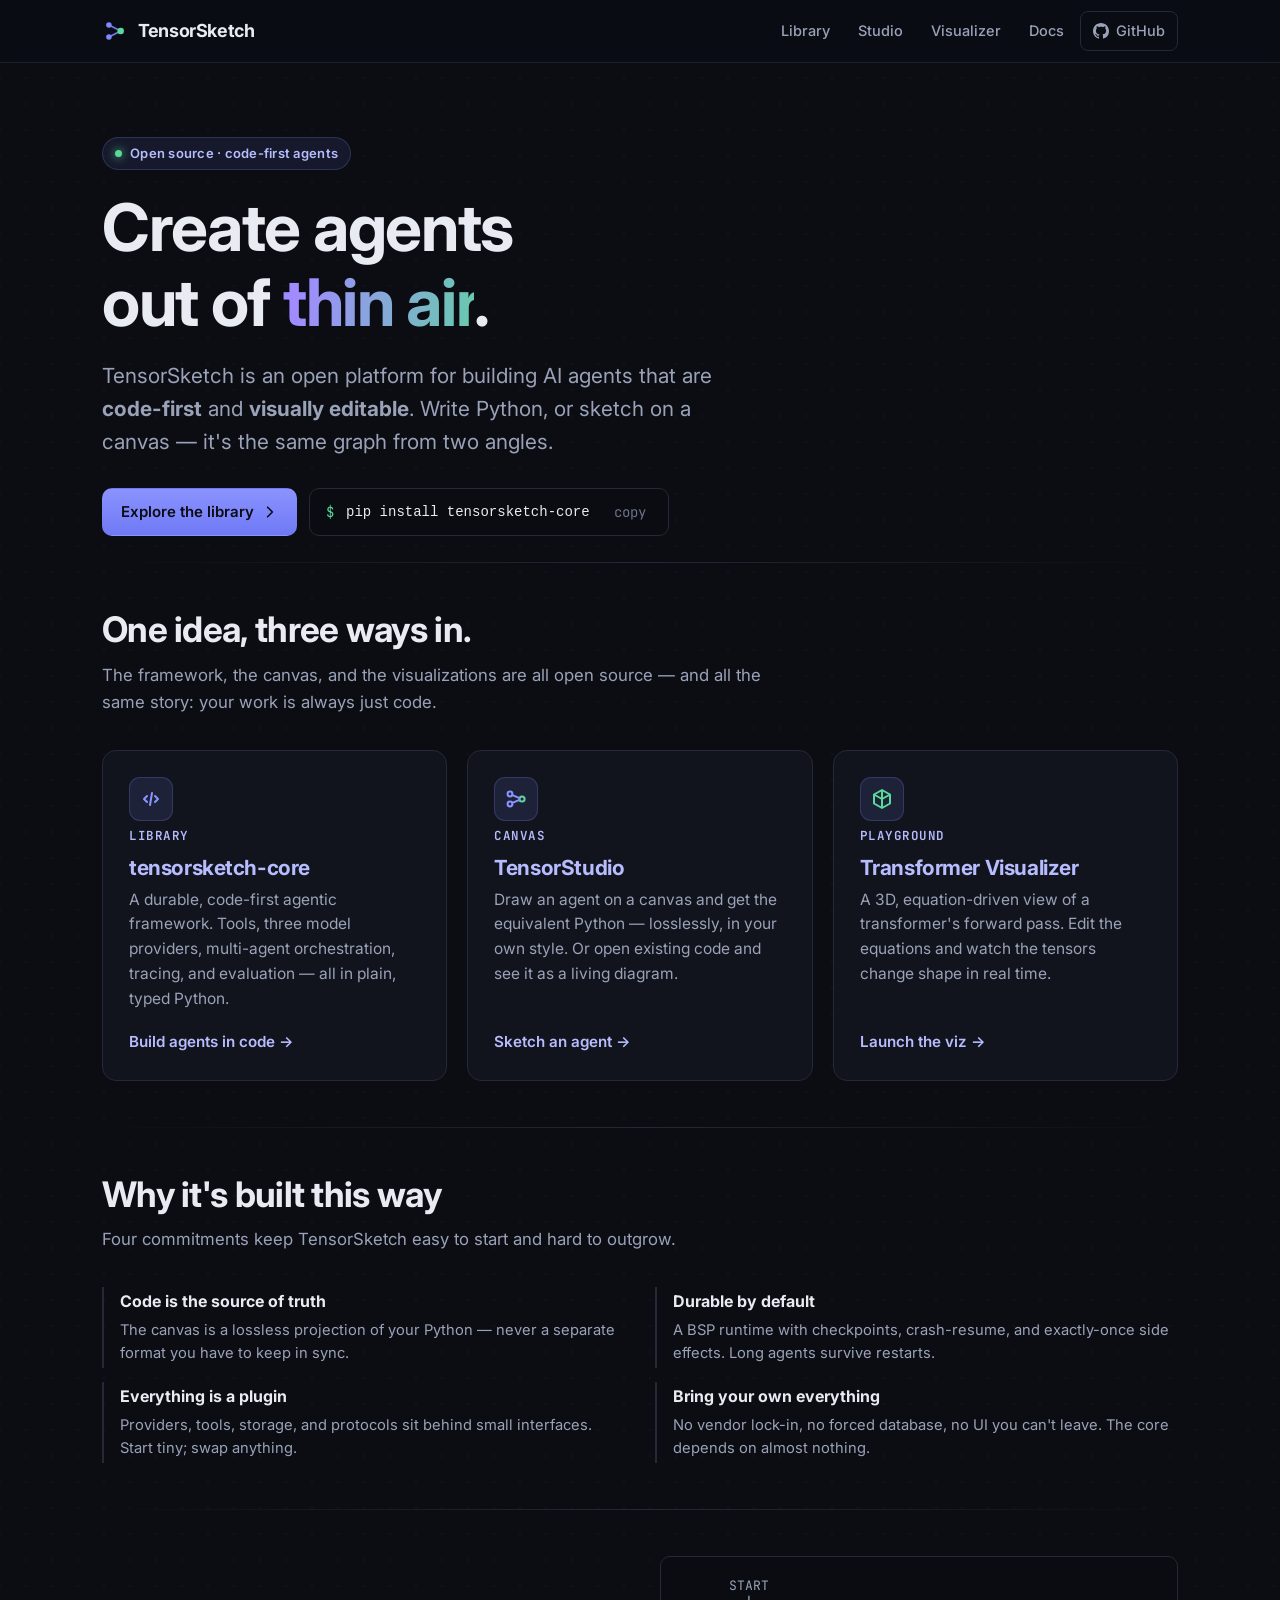
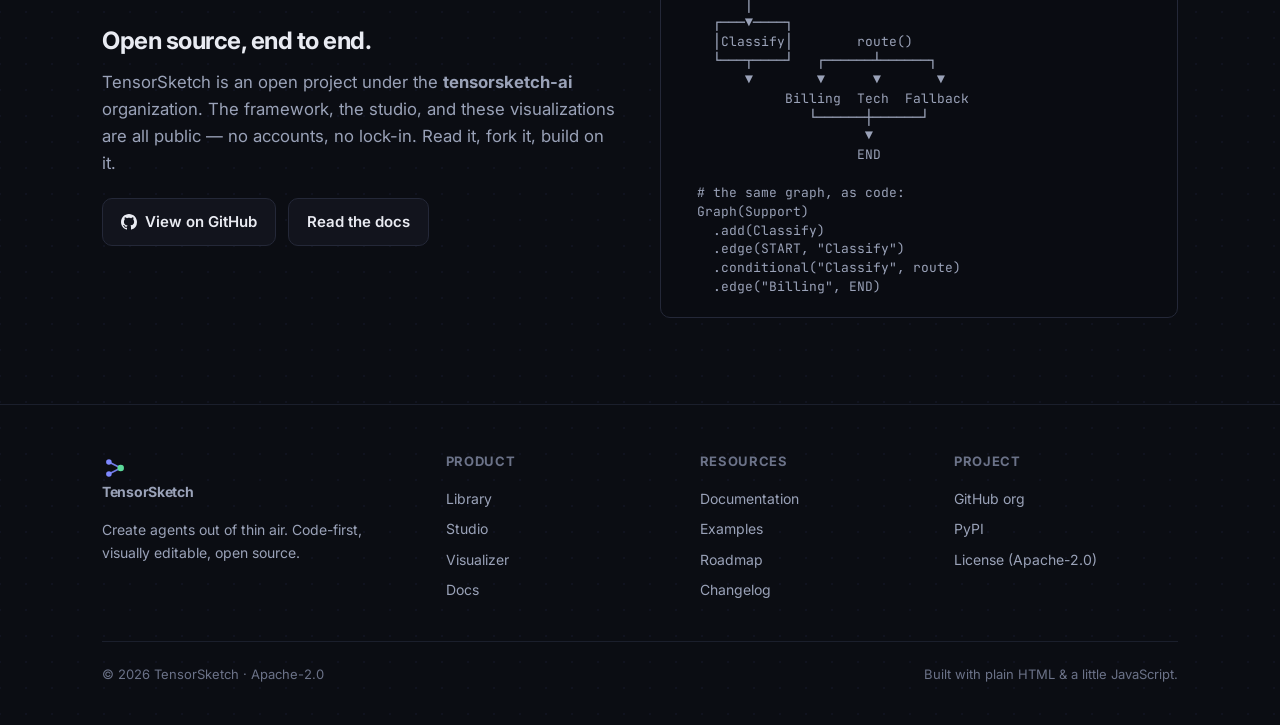
<file: index.html>
<!doctype html>
<html lang="en">
<head>
  <meta charset="utf-8" />
  <meta name="viewport" content="width=device-width, initial-scale=1" />
  <title>TensorSketch — Create agents out of thin air</title>
  <meta name="description" content="TensorSketch is an open-source platform for building AI agents that are code-first and visually editable. Write Python, or sketch on a canvas — it's the same graph from two angles." />
  <link rel="icon" href="/assets/img/favicon.svg" type="image/svg+xml" />
  <meta property="og:title" content="TensorSketch — Create agents out of thin air" />
  <meta property="og:description" content="An open-source platform for building AI agents: code-first and visually editable." />
  <meta property="og:type" content="website" />
  <meta name="theme-color" content="#0b0d13" />
  <link rel="preconnect" href="https://fonts.googleapis.com" />
  <link rel="preconnect" href="https://fonts.gstatic.com" crossorigin />
  <link href="https://fonts.googleapis.com/css2?family=Inter:wght@400;500;600;700;800&family=JetBrains+Mono:wght@400;500&display=swap" rel="stylesheet" />
  <link rel="stylesheet" href="/assets/css/site.css" />
</head>
<body>
  <header class="topbar">
    <nav class="nav">
      <a class="brand" href="/"><img src="/assets/img/logo.svg" alt="" /> TensorSketch</a>
      <div class="nav-links">
        <a href="/library/" data-path="/library">Library</a>
        <a href="/studio/" data-path="/studio">Studio</a>
        <a href="/visualizer/" data-path="/visualizer">Visualizer</a>
        <a href="/docs/" data-path="/docs">Docs</a>
        <a class="nav-gh" href="https://github.com/tensorsketch-ai" target="_blank" rel="noopener">
          <svg viewBox="0 0 16 16" aria-hidden="true"><path d="M8 0C3.58 0 0 3.58 0 8c0 3.54 2.29 6.53 5.47 7.59.4.07.55-.17.55-.38 0-.19-.01-.82-.01-1.49-2.01.37-2.53-.49-2.69-.94-.09-.23-.48-.94-.82-1.13-.28-.15-.68-.52-.01-.53.63-.01 1.08.58 1.23.82.72 1.21 1.87.87 2.33.66.07-.52.28-.87.51-1.07-1.78-.2-3.64-.89-3.64-3.95 0-.87.31-1.59.82-2.15-.08-.2-.36-1.02.08-2.12 0 0 .67-.21 2.2.82.64-.18 1.32-.27 2-.27.68 0 1.36.09 2 .27 1.53-1.04 2.2-.82 2.2-.82.44 1.1.16 1.92.08 2.12.51.56.82 1.27.82 2.15 0 3.07-1.87 3.75-3.65 3.95.29.25.54.73.54 1.48 0 1.07-.01 1.93-.01 2.2 0 .21.15.46.55.38A8.01 8.01 0 0016 8c0-4.42-3.58-8-8-8z"/></svg>
          GitHub
        </a>
      </div>
      <button class="nav-toggle" aria-label="Toggle menu">
        <svg viewBox="0 0 24 24"><rect x="3" y="5" width="18" height="2" rx="1"/><rect x="3" y="11" width="18" height="2" rx="1"/><rect x="3" y="17" width="18" height="2" rx="1"/></svg>
      </button>
    </nav>
  </header>

  <main>
    <div class="container">
      <section class="hero">
        <span class="eyebrow"><span class="dot"></span> Open source · code-first agents</span>
        <h1>Create agents<br />out of <span class="gradient-text">thin air</span>.</h1>
        <p class="tagline">
          TensorSketch is an open platform for building AI agents that are <strong>code-first</strong>
          and <strong>visually editable</strong>. Write Python, or sketch on a canvas — it's the same
          graph from two angles.
        </p>
        <div class="hero-cta">
          <a class="btn btn-primary" href="/library/">Explore the library
            <svg viewBox="0 0 20 20" aria-hidden="true"><path d="M7 4l6 6-6 6" stroke="currentColor" stroke-width="2" fill="none" stroke-linecap="round" stroke-linejoin="round"/></svg>
          </a>
          <span class="install">
            <span class="dollar">$</span><code>pip install tensorsketch-core</code>
            <button class="copy-inline" aria-label="Copy">copy</button>
          </span>
        </div>
      </section>
    </div>

    <div class="container">
      <hr class="rule" />
      <section>
        <div class="section-head">
          <h2>One idea, three ways in.</h2>
          <p>The framework, the canvas, and the visualizations are all open source — and all the same
             story: your work is always just code.</p>
        </div>
        <div class="grid grid-3">
          <a class="card" href="/library/">
            <div class="card-icon">
              <svg viewBox="0 0 24 24" fill="none"><path d="M8 9l-3 3 3 3M16 9l3 3-3 3M13 6l-2 12" stroke="#8b93ff" stroke-width="2" stroke-linecap="round" stroke-linejoin="round"/></svg>
            </div>
            <span class="kicker">Library</span>
            <h3>tensorsketch-core</h3>
            <p>A durable, code-first agentic framework. Tools, three model providers, multi-agent
               orchestration, tracing, and evaluation — all in plain, typed Python.</p>
            <span class="go">Build agents in code →</span>
          </a>

          <a class="card" href="/studio/">
            <div class="card-icon">
              <svg viewBox="0 0 24 24" fill="none"><circle cx="6" cy="7" r="2.4" stroke="#8b93ff" stroke-width="2"/><circle cx="6" cy="17" r="2.4" stroke="#8b93ff" stroke-width="2"/><circle cx="18" cy="12" r="2.6" stroke="#5bd99a" stroke-width="2"/><path d="M8.3 8.2l7.3 3M8.3 15.8l7.3-3" stroke="#8b93ff" stroke-width="2" stroke-linecap="round"/></svg>
            </div>
            <span class="kicker">Canvas</span>
            <h3>TensorStudio</h3>
            <p>Draw an agent on a canvas and get the equivalent Python — losslessly, in your own
               style. Or open existing code and see it as a living diagram.</p>
            <span class="go">Sketch an agent →</span>
          </a>

          <a class="card" href="/visualizer/">
            <div class="card-icon">
              <svg viewBox="0 0 24 24" fill="none"><path d="M12 3l8 4.5v9L12 21l-8-4.5v-9L12 3z" stroke="#5bd99a" stroke-width="2" stroke-linejoin="round"/><path d="M12 3v18M4 7.5l8 4.5 8-4.5" stroke="#5bd99a" stroke-width="2" stroke-linejoin="round"/></svg>
            </div>
            <span class="kicker">Playground</span>
            <h3>Transformer Visualizer</h3>
            <p>A 3D, equation-driven view of a transformer's forward pass. Edit the equations and
               watch the tensors change shape in real time.</p>
            <span class="go">Launch the viz →</span>
          </a>
        </div>
      </section>

      <hr class="rule" />
      <section>
        <div class="section-head">
          <h2>Why it's built this way</h2>
          <p>Four commitments keep TensorSketch easy to start and hard to outgrow.</p>
        </div>
        <div class="features">
          <div class="feature">
            <h4>Code is the source of truth</h4>
            <p>The canvas is a lossless projection of your Python — never a separate format you have to keep in sync.</p>
          </div>
          <div class="feature">
            <h4>Durable by default</h4>
            <p>A BSP runtime with checkpoints, crash-resume, and exactly-once side effects. Long agents survive restarts.</p>
          </div>
          <div class="feature">
            <h4>Everything is a plugin</h4>
            <p>Providers, tools, storage, and protocols sit behind small interfaces. Start tiny; swap anything.</p>
          </div>
          <div class="feature">
            <h4>Bring your own everything</h4>
            <p>No vendor lock-in, no forced database, no UI you can't leave. The core depends on almost nothing.</p>
          </div>
        </div>
      </section>

      <hr class="rule" />
      <section>
        <div class="split">
          <div>
            <h2>Open source, end to end.</h2>
            <p class="muted" style="margin-top:14px;font-size:1.05rem">
              TensorSketch is an open project under the <strong>tensorsketch-ai</strong> organization.
              The framework, the studio, and these visualizations are all public — no accounts, no
              lock-in. Read it, fork it, build on it.
            </p>
            <div class="hero-cta" style="margin-top:22px">
              <a class="btn btn-ghost" href="https://github.com/tensorsketch-ai" target="_blank" rel="noopener">
                <svg viewBox="0 0 16 16" aria-hidden="true"><path d="M8 0C3.58 0 0 3.58 0 8c0 3.54 2.29 6.53 5.47 7.59.4.07.55-.17.55-.38 0-.19-.01-.82-.01-1.49-2.01.37-2.53-.49-2.69-.94-.09-.23-.48-.94-.82-1.13-.28-.15-.68-.52-.01-.53.63-.01 1.08.58 1.23.82.72 1.21 1.87.87 2.33.66.07-.52.28-.87.51-1.07-1.78-.2-3.64-.89-3.64-3.95 0-.87.31-1.59.82-2.15-.08-.2-.36-1.02.08-2.12 0 0 .67-.21 2.2.82.64-.18 1.32-.27 2-.27.68 0 1.36.09 2 .27 1.53-1.04 2.2-.82 2.2-.82.44 1.1.16 1.92.08 2.12.51.56.82 1.27.82 2.15 0 3.07-1.87 3.75-3.65 3.95.29.25.54.73.54 1.48 0 1.07-.01 1.93-.01 2.2 0 .21.15.46.55.38A8.01 8.01 0 0016 8c0-4.42-3.58-8-8-8z"/></svg>
                View on GitHub
              </a>
              <a class="btn btn-ghost" href="/docs/">Read the docs</a>
            </div>
          </div>
          <div class="ascii" aria-hidden="true">      START
        │
    ┌───▼────┐
    │Classify│        route()
    └───┬────┘   ┌──────┴──────┐
        ▼        ▼      ▼       ▼
             Billing  Tech  Fallback
                └──────┼──────┘
                       ▼
                      END

  # the same graph, as code:
  Graph(Support)
    .add(Classify)
    .edge(START, "Classify")
    .conditional("Classify", route)
    .edge("Billing", END)</div>
        </div>
      </section>
    </div>

    <footer class="footer">
      <div class="container">
        <div class="footer-grid">
          <div>
            <a class="brand" href="/"><img src="/assets/img/logo.svg" alt="" /> TensorSketch</a>
            <p class="tag">Create agents out of thin air. Code-first, visually editable, open source.</p>
          </div>
          <div>
            <h5>Product</h5>
            <a href="/library/">Library</a>
            <a href="/studio/">Studio</a>
            <a href="/visualizer/">Visualizer</a>
            <a href="/docs/">Docs</a>
          </div>
          <div>
            <h5>Resources</h5>
            <a href="/docs/">Documentation</a>
            <a href="https://github.com/tensorsketch-ai/tensorsketch-core/tree/main/examples" target="_blank" rel="noopener">Examples</a>
            <a href="https://github.com/tensorsketch-ai/tensorsketch-core/blob/main/docs/design/roadmap.md" target="_blank" rel="noopener">Roadmap</a>
            <a href="https://github.com/tensorsketch-ai/tensorsketch-core/blob/main/CHANGELOG.md" target="_blank" rel="noopener">Changelog</a>
          </div>
          <div>
            <h5>Project</h5>
            <a href="https://github.com/tensorsketch-ai" target="_blank" rel="noopener">GitHub org</a>
            <a href="https://pypi.org/project/tensorsketch-core/" target="_blank" rel="noopener">PyPI</a>
            <a href="https://github.com/tensorsketch-ai/tensorsketch-core/blob/main/LICENSE" target="_blank" rel="noopener">License (Apache-2.0)</a>
          </div>
        </div>
        <div class="footer-bottom">
          <span>© <span data-year>2026</span> TensorSketch · Apache-2.0</span>
          <span>Built with plain HTML &amp; a little JavaScript.</span>
        </div>
      </div>
    </footer>
  </main>

  <script src="/assets/js/site.js"></script>
</body>
</html>
</file>
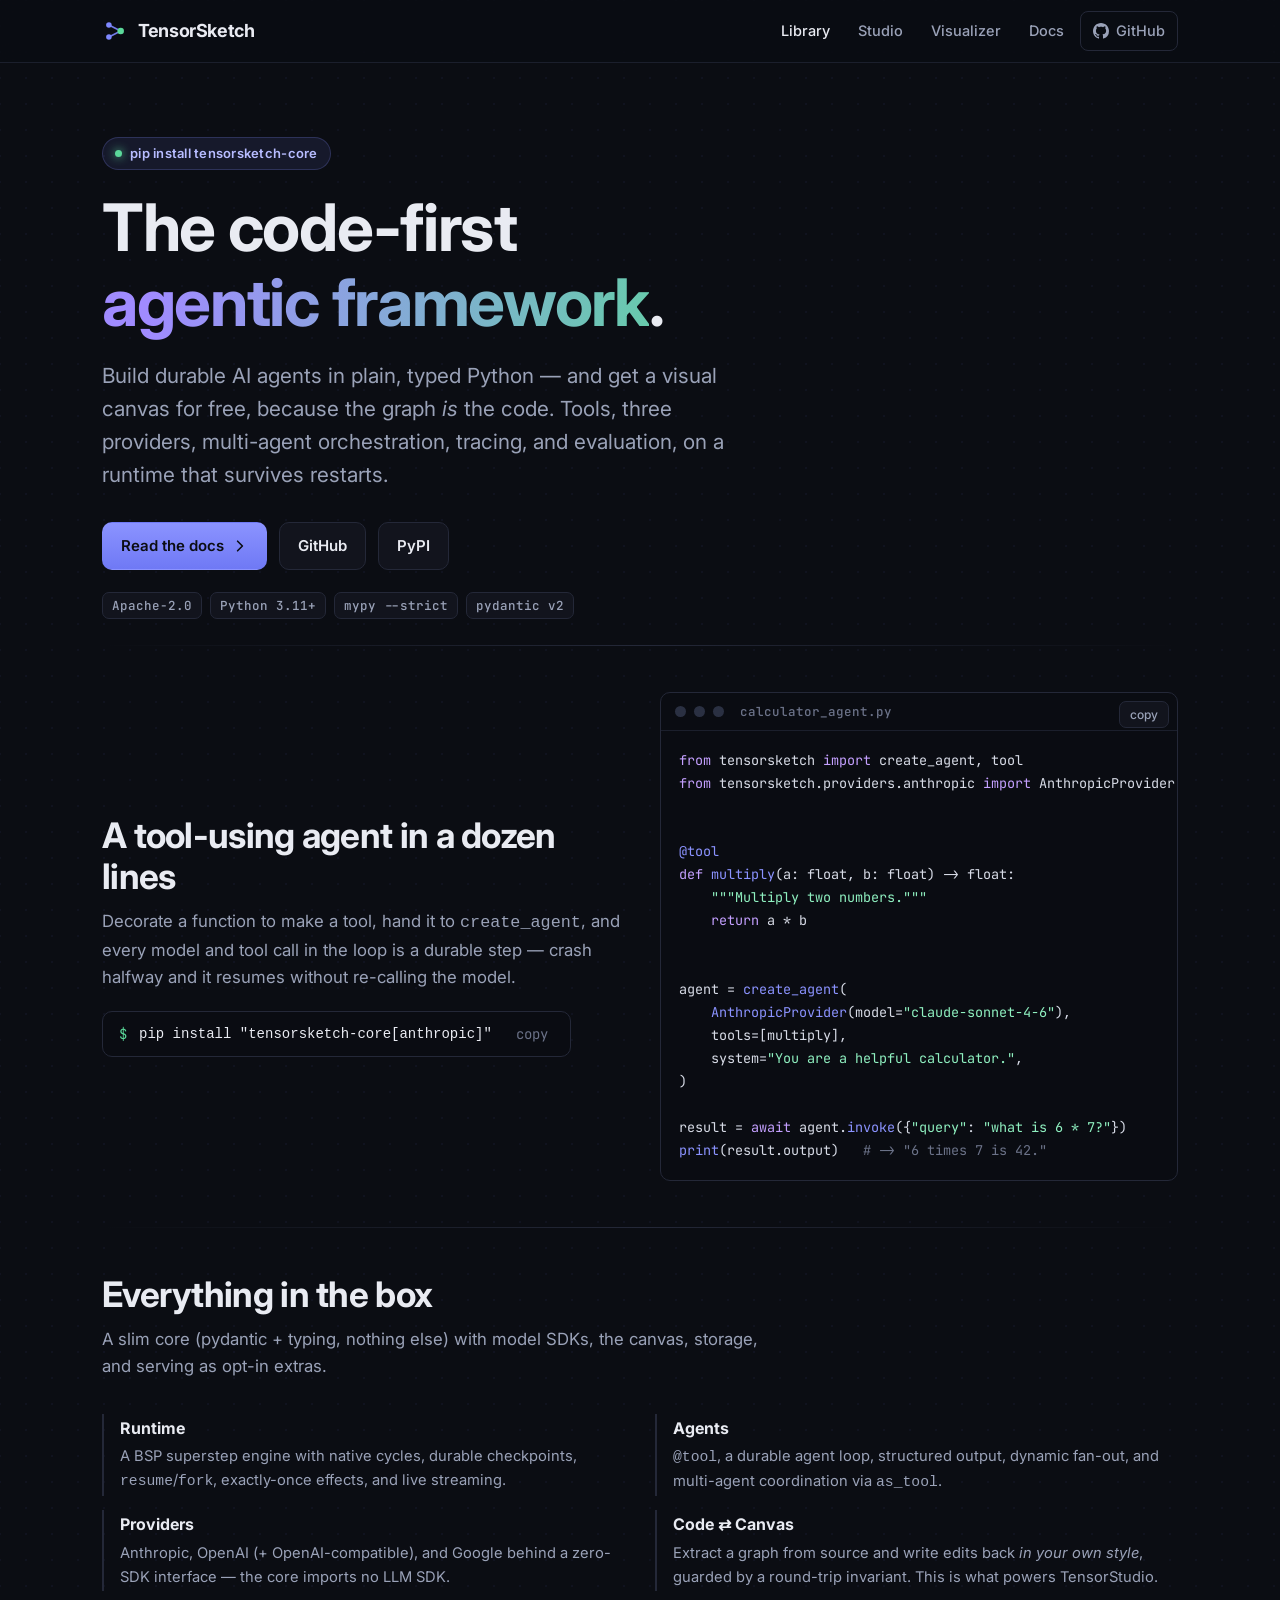
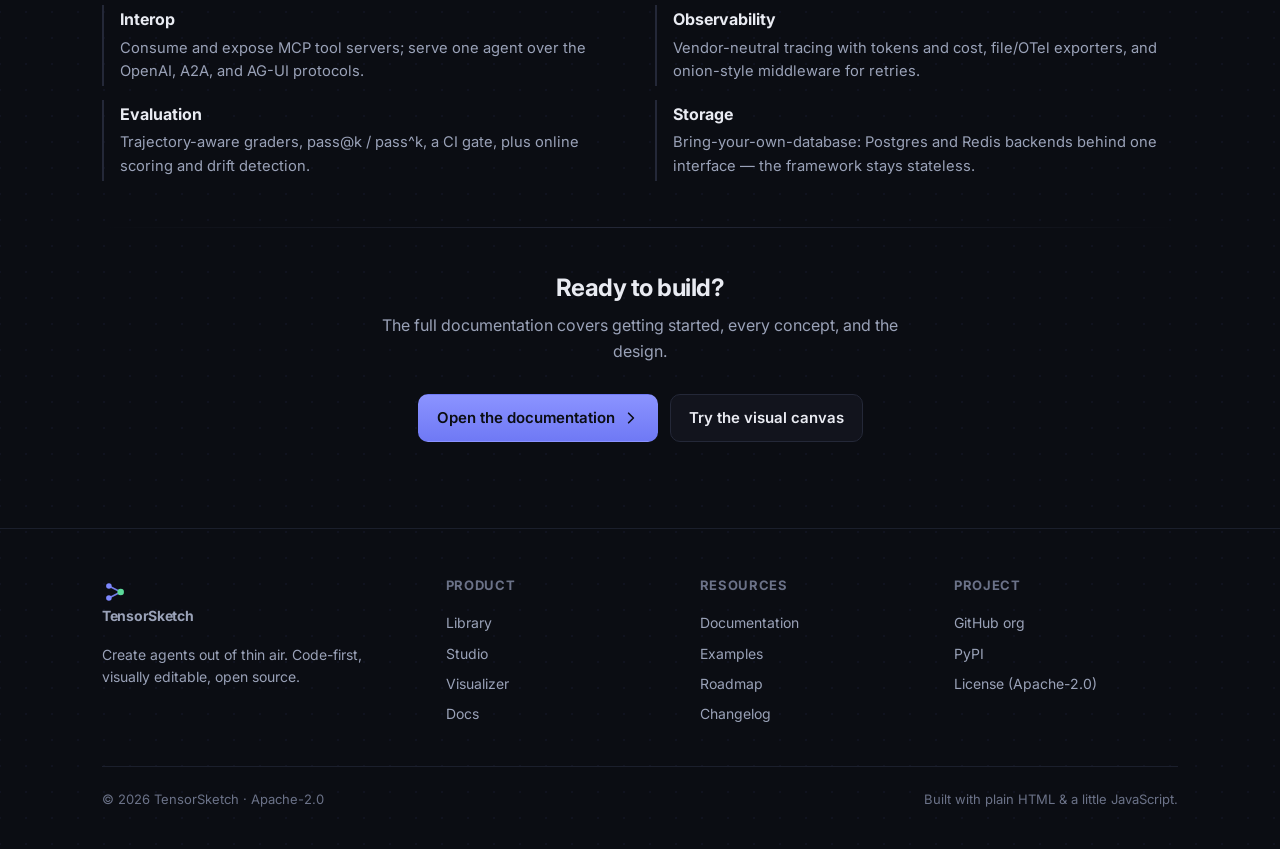
<file: library/index.html>
<!doctype html>
<html lang="en">
<head>
  <meta charset="utf-8" />
  <meta name="viewport" content="width=device-width, initial-scale=1" />
  <title>tensorsketch-core — the code-first agentic framework · TensorSketch</title>
  <meta name="description" content="tensorsketch-core is a durable, code-first agentic framework: tools, three model providers, multi-agent orchestration, tracing, and evaluation in plain typed Python." />
  <link rel="icon" href="/assets/img/favicon.svg" type="image/svg+xml" />
  <meta name="theme-color" content="#0b0d13" />
  <link rel="preconnect" href="https://fonts.googleapis.com" />
  <link rel="preconnect" href="https://fonts.gstatic.com" crossorigin />
  <link href="https://fonts.googleapis.com/css2?family=Inter:wght@400;500;600;700;800&family=JetBrains+Mono:wght@400;500&display=swap" rel="stylesheet" />
  <link rel="stylesheet" href="/assets/css/site.css" />
</head>
<body>
  <header class="topbar">
    <nav class="nav">
      <a class="brand" href="/"><img src="/assets/img/logo.svg" alt="" /> TensorSketch</a>
      <div class="nav-links">
        <a href="/library/" data-path="/library">Library</a>
        <a href="/studio/" data-path="/studio">Studio</a>
        <a href="/visualizer/" data-path="/visualizer">Visualizer</a>
        <a href="/docs/" data-path="/docs">Docs</a>
        <a class="nav-gh" href="https://github.com/tensorsketch-ai/tensorsketch-core" target="_blank" rel="noopener">
          <svg viewBox="0 0 16 16" aria-hidden="true"><path d="M8 0C3.58 0 0 3.58 0 8c0 3.54 2.29 6.53 5.47 7.59.4.07.55-.17.55-.38 0-.19-.01-.82-.01-1.49-2.01.37-2.53-.49-2.69-.94-.09-.23-.48-.94-.82-1.13-.28-.15-.68-.52-.01-.53.63-.01 1.08.58 1.23.82.72 1.21 1.87.87 2.33.66.07-.52.28-.87.51-1.07-1.78-.2-3.64-.89-3.64-3.95 0-.87.31-1.59.82-2.15-.08-.2-.36-1.02.08-2.12 0 0 .67-.21 2.2.82.64-.18 1.32-.27 2-.27.68 0 1.36.09 2 .27 1.53-1.04 2.2-.82 2.2-.82.44 1.1.16 1.92.08 2.12.51.56.82 1.27.82 2.15 0 3.07-1.87 3.75-3.65 3.95.29.25.54.73.54 1.48 0 1.07-.01 1.93-.01 2.2 0 .21.15.46.55.38A8.01 8.01 0 0016 8c0-4.42-3.58-8-8-8z"/></svg>
          GitHub
        </a>
      </div>
      <button class="nav-toggle" aria-label="Toggle menu">
        <svg viewBox="0 0 24 24"><rect x="3" y="5" width="18" height="2" rx="1"/><rect x="3" y="11" width="18" height="2" rx="1"/><rect x="3" y="17" width="18" height="2" rx="1"/></svg>
      </button>
    </nav>
  </header>

  <main>
    <div class="container">
      <section class="hero">
        <span class="eyebrow"><span class="dot"></span> pip install tensorsketch-core</span>
        <h1>The code-first<br /><span class="gradient-text">agentic framework</span>.</h1>
        <p class="tagline">
          Build durable AI agents in plain, typed Python — and get a visual canvas for free, because
          the graph <em>is</em> the code. Tools, three providers, multi-agent orchestration, tracing,
          and evaluation, on a runtime that survives restarts.
        </p>
        <div class="hero-cta">
          <a class="btn btn-primary" href="/docs/">Read the docs
            <svg viewBox="0 0 20 20" aria-hidden="true"><path d="M7 4l6 6-6 6" stroke="currentColor" stroke-width="2" fill="none" stroke-linecap="round" stroke-linejoin="round"/></svg>
          </a>
          <a class="btn btn-ghost" href="https://github.com/tensorsketch-ai/tensorsketch-core" target="_blank" rel="noopener">GitHub</a>
          <a class="btn btn-ghost" href="https://pypi.org/project/tensorsketch-core/" target="_blank" rel="noopener">PyPI</a>
        </div>
        <div class="badges" style="margin-top:22px">
          <span class="badge">Apache-2.0</span>
          <span class="badge">Python 3.11+</span>
          <span class="badge">mypy --strict</span>
          <span class="badge">pydantic v2</span>
        </div>
      </section>
    </div>

    <div class="container">
      <hr class="rule" />
      <section>
        <div class="split">
          <div>
            <div class="section-head" style="margin-bottom:20px">
              <h2>A tool-using agent in a dozen lines</h2>
              <p>Decorate a function to make a tool, hand it to <code>create_agent</code>, and every
                 model and tool call in the loop is a durable step — crash halfway and it resumes
                 without re-calling the model.</p>
            </div>
            <div class="install">
              <span class="dollar">$</span><code>pip install "tensorsketch-core[anthropic]"</code>
              <button class="copy-inline" aria-label="Copy">copy</button>
            </div>
          </div>
          <div class="code">
            <div class="code-head"><span class="dot"></span><span class="dot"></span><span class="dot"></span><span class="name">calculator_agent.py</span></div>
            <button class="copy-btn">copy</button>
<pre><span class="kw">from</span> tensorsketch <span class="kw">import</span> create_agent, tool
<span class="kw">from</span> tensorsketch.providers.anthropic <span class="kw">import</span> AnthropicProvider


<span class="fn">@tool</span>
<span class="kw">def</span> <span class="fn">multiply</span>(a: float, b: float) -&gt; float:
    <span class="st">"""Multiply two numbers."""</span>
    <span class="kw">return</span> a * b


agent = <span class="fn">create_agent</span>(
    <span class="fn">AnthropicProvider</span>(model=<span class="st">"claude-sonnet-4-6"</span>),
    tools=[multiply],
    system=<span class="st">"You are a helpful calculator."</span>,
)

result = <span class="kw">await</span> agent.<span class="fn">invoke</span>({<span class="st">"query"</span>: <span class="st">"what is 6 * 7?"</span>})
<span class="fn">print</span>(result.output)   <span class="cp"># -&gt; "6 times 7 is 42."</span></pre>
          </div>
        </div>
      </section>

      <hr class="rule" />
      <section>
        <div class="section-head">
          <h2>Everything in the box</h2>
          <p>A slim core (pydantic + typing, nothing else) with model SDKs, the canvas, storage, and
             serving as opt-in extras.</p>
        </div>
        <div class="features">
          <div class="feature">
            <h4>Runtime</h4>
            <p>A BSP superstep engine with native cycles, durable checkpoints, <code>resume</code>/<code>fork</code>, exactly-once effects, and live streaming.</p>
          </div>
          <div class="feature">
            <h4>Agents</h4>
            <p><code>@tool</code>, a durable agent loop, structured output, dynamic fan-out, and multi-agent coordination via <code>as_tool</code>.</p>
          </div>
          <div class="feature">
            <h4>Providers</h4>
            <p>Anthropic, OpenAI (+ OpenAI-compatible), and Google behind a zero-SDK interface — the core imports no LLM SDK.</p>
          </div>
          <div class="feature">
            <h4>Code ⇄ Canvas</h4>
            <p>Extract a graph from source and write edits back <em>in your own style</em>, guarded by a round-trip invariant. This is what powers TensorStudio.</p>
          </div>
          <div class="feature">
            <h4>Interop</h4>
            <p>Consume and expose MCP tool servers; serve one agent over the OpenAI, A2A, and AG-UI protocols.</p>
          </div>
          <div class="feature">
            <h4>Observability</h4>
            <p>Vendor-neutral tracing with tokens and cost, file/OTel exporters, and onion-style middleware for retries.</p>
          </div>
          <div class="feature">
            <h4>Evaluation</h4>
            <p>Trajectory-aware graders, pass@k / pass^k, a CI gate, plus online scoring and drift detection.</p>
          </div>
          <div class="feature">
            <h4>Storage</h4>
            <p>Bring-your-own-database: Postgres and Redis backends behind one interface — the framework stays stateless.</p>
          </div>
        </div>
      </section>

      <hr class="rule" />
      <section class="center">
        <h2>Ready to build?</h2>
        <p class="muted" style="max-width:560px;margin:12px auto 24px">
          The full documentation covers getting started, every concept, and the design.
        </p>
        <div class="hero-cta" style="justify-content:center">
          <a class="btn btn-primary" href="/docs/">Open the documentation
            <svg viewBox="0 0 20 20" aria-hidden="true"><path d="M7 4l6 6-6 6" stroke="currentColor" stroke-width="2" fill="none" stroke-linecap="round" stroke-linejoin="round"/></svg>
          </a>
          <a class="btn btn-ghost" href="/studio/">Try the visual canvas</a>
        </div>
      </section>
    </div>

    <footer class="footer">
      <div class="container">
        <div class="footer-grid">
          <div>
            <a class="brand" href="/"><img src="/assets/img/logo.svg" alt="" /> TensorSketch</a>
            <p class="tag">Create agents out of thin air. Code-first, visually editable, open source.</p>
          </div>
          <div>
            <h5>Product</h5>
            <a href="/library/">Library</a>
            <a href="/studio/">Studio</a>
            <a href="/visualizer/">Visualizer</a>
            <a href="/docs/">Docs</a>
          </div>
          <div>
            <h5>Resources</h5>
            <a href="/docs/">Documentation</a>
            <a href="https://github.com/tensorsketch-ai/tensorsketch-core/tree/main/examples" target="_blank" rel="noopener">Examples</a>
            <a href="https://github.com/tensorsketch-ai/tensorsketch-core/blob/main/docs/design/roadmap.md" target="_blank" rel="noopener">Roadmap</a>
            <a href="https://github.com/tensorsketch-ai/tensorsketch-core/blob/main/CHANGELOG.md" target="_blank" rel="noopener">Changelog</a>
          </div>
          <div>
            <h5>Project</h5>
            <a href="https://github.com/tensorsketch-ai" target="_blank" rel="noopener">GitHub org</a>
            <a href="https://pypi.org/project/tensorsketch-core/" target="_blank" rel="noopener">PyPI</a>
            <a href="https://github.com/tensorsketch-ai/tensorsketch-core/blob/main/LICENSE" target="_blank" rel="noopener">License (Apache-2.0)</a>
          </div>
        </div>
        <div class="footer-bottom">
          <span>© <span data-year>2026</span> TensorSketch · Apache-2.0</span>
          <span>Built with plain HTML &amp; a little JavaScript.</span>
        </div>
      </div>
    </footer>
  </main>

  <script src="/assets/js/site.js"></script>
</body>
</html>
</file>
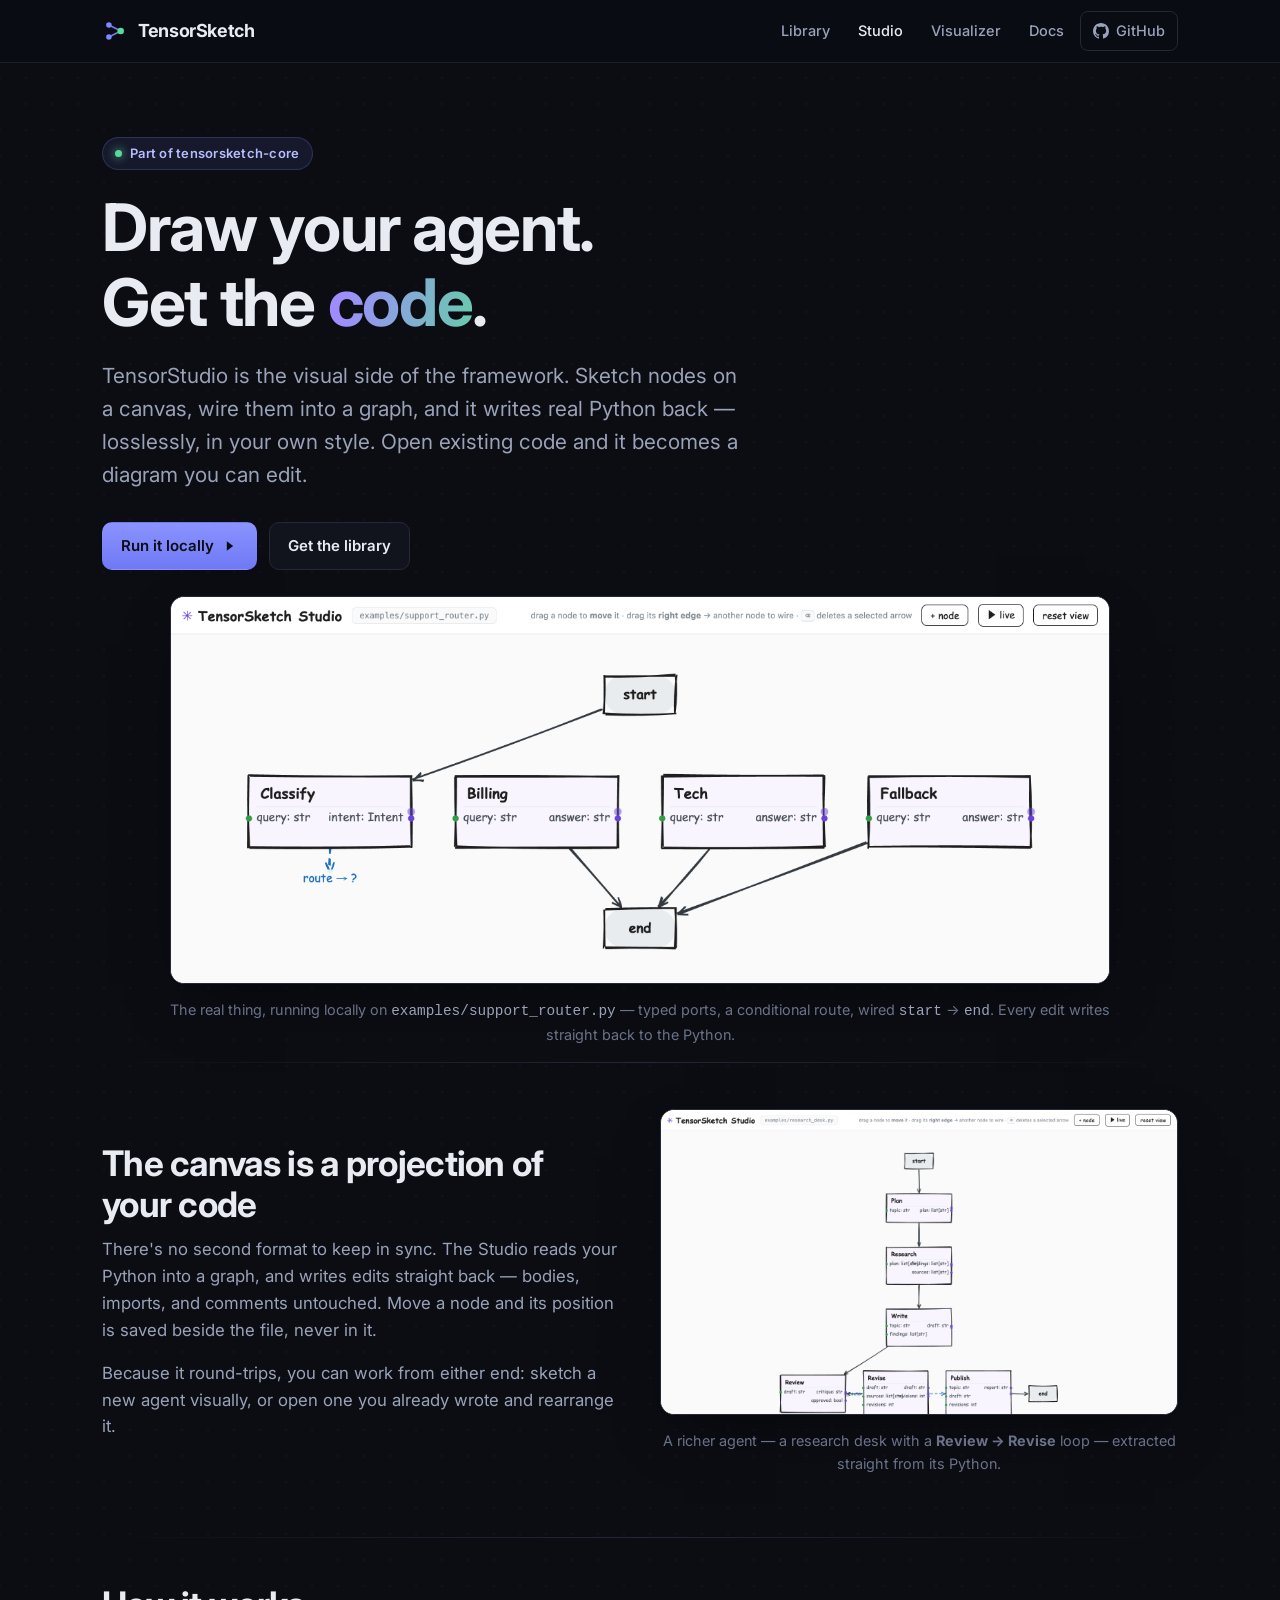
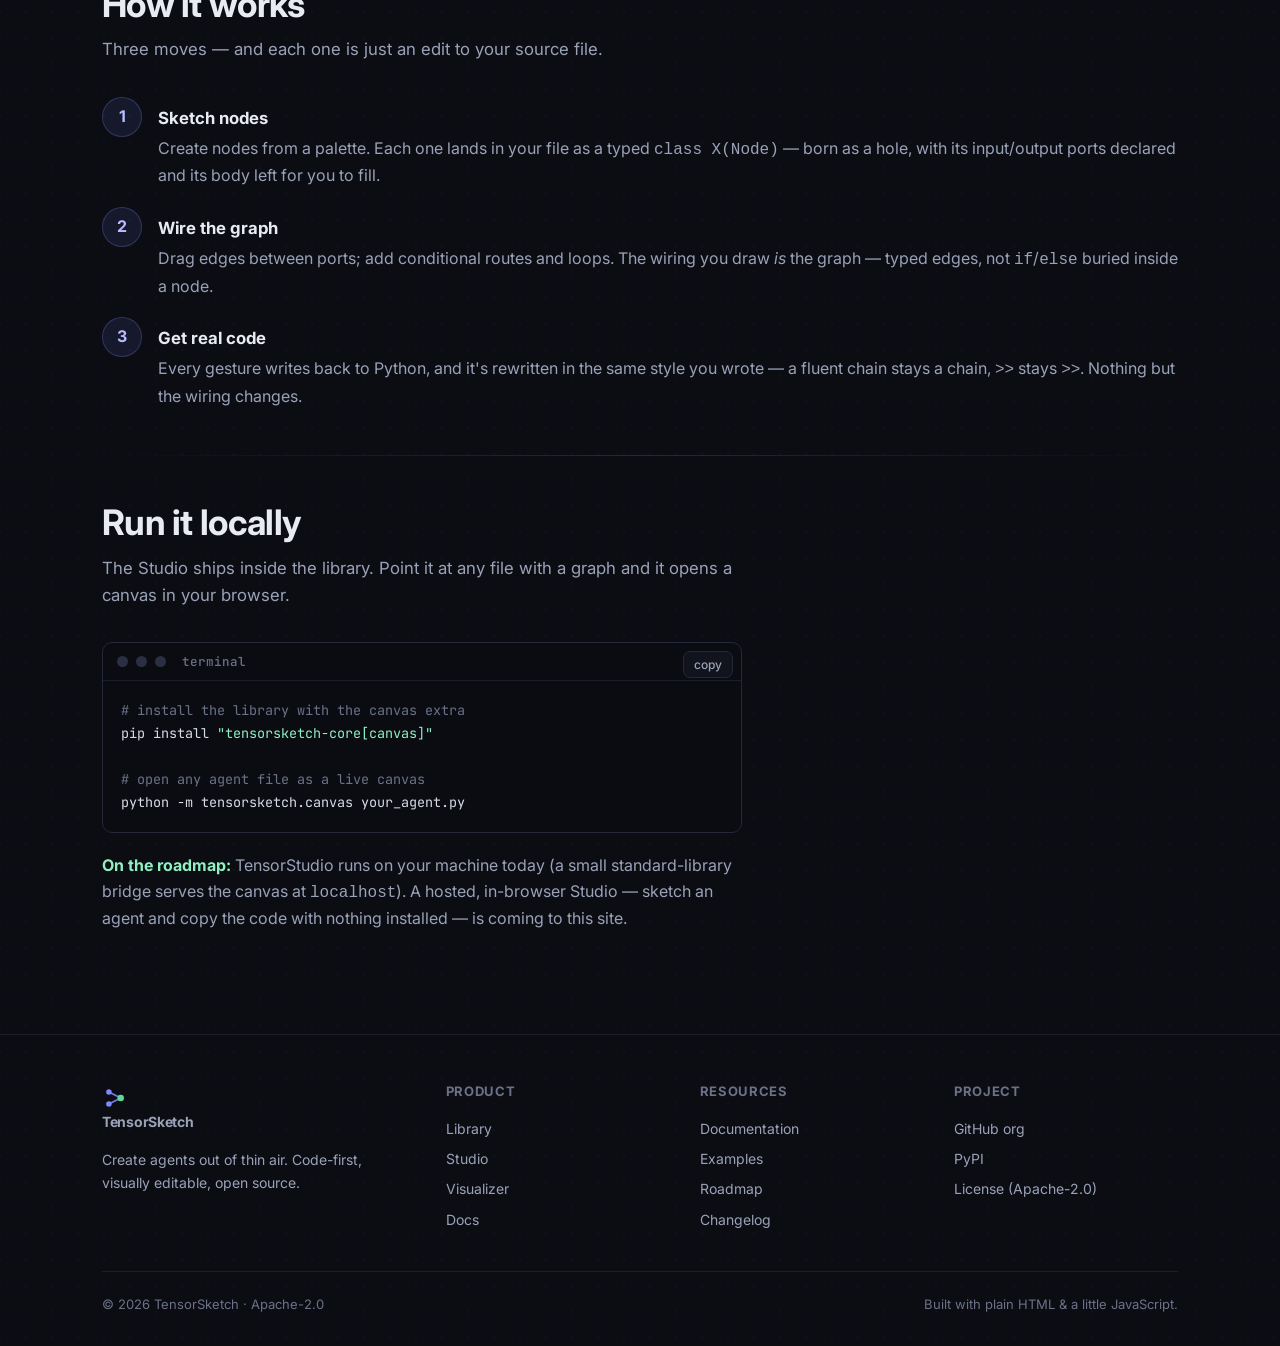
<file: studio/index.html>
<!doctype html>
<html lang="en">
<head>
  <meta charset="utf-8" />
  <meta name="viewport" content="width=device-width, initial-scale=1" />
  <title>TensorStudio — draw your agent, get the code · TensorSketch</title>
  <meta name="description" content="TensorStudio is the visual canvas for tensorsketch-core: sketch nodes, wire a graph, and get real Python back — losslessly, in your own style." />
  <link rel="icon" href="/assets/img/favicon.svg" type="image/svg+xml" />
  <meta name="theme-color" content="#0b0d13" />
  <link rel="preconnect" href="https://fonts.googleapis.com" />
  <link rel="preconnect" href="https://fonts.gstatic.com" crossorigin />
  <link href="https://fonts.googleapis.com/css2?family=Inter:wght@400;500;600;700;800&family=JetBrains+Mono:wght@400;500&display=swap" rel="stylesheet" />
  <link rel="stylesheet" href="/assets/css/site.css" />
</head>
<body>
  <header class="topbar">
    <nav class="nav">
      <a class="brand" href="/"><img src="/assets/img/logo.svg" alt="" /> TensorSketch</a>
      <div class="nav-links">
        <a href="/library/" data-path="/library">Library</a>
        <a href="/studio/" data-path="/studio">Studio</a>
        <a href="/visualizer/" data-path="/visualizer">Visualizer</a>
        <a href="/docs/" data-path="/docs">Docs</a>
        <a class="nav-gh" href="https://github.com/tensorsketch-ai/tensorsketch-core" target="_blank" rel="noopener">
          <svg viewBox="0 0 16 16" aria-hidden="true"><path d="M8 0C3.58 0 0 3.58 0 8c0 3.54 2.29 6.53 5.47 7.59.4.07.55-.17.55-.38 0-.19-.01-.82-.01-1.49-2.01.37-2.53-.49-2.69-.94-.09-.23-.48-.94-.82-1.13-.28-.15-.68-.52-.01-.53.63-.01 1.08.58 1.23.82.72 1.21 1.87.87 2.33.66.07-.52.28-.87.51-1.07-1.78-.2-3.64-.89-3.64-3.95 0-.87.31-1.59.82-2.15-.08-.2-.36-1.02.08-2.12 0 0 .67-.21 2.2.82.64-.18 1.32-.27 2-.27.68 0 1.36.09 2 .27 1.53-1.04 2.2-.82 2.2-.82.44 1.1.16 1.92.08 2.12.51.56.82 1.27.82 2.15 0 3.07-1.87 3.75-3.65 3.95.29.25.54.73.54 1.48 0 1.07-.01 1.93-.01 2.2 0 .21.15.46.55.38A8.01 8.01 0 0016 8c0-4.42-3.58-8-8-8z"/></svg>
          GitHub
        </a>
      </div>
      <button class="nav-toggle" aria-label="Toggle menu">
        <svg viewBox="0 0 24 24"><rect x="3" y="5" width="18" height="2" rx="1"/><rect x="3" y="11" width="18" height="2" rx="1"/><rect x="3" y="17" width="18" height="2" rx="1"/></svg>
      </button>
    </nav>
  </header>

  <main>
    <div class="container">
      <section class="hero">
        <span class="eyebrow"><span class="dot"></span> Part of tensorsketch-core</span>
        <h1>Draw your agent.<br />Get the <span class="gradient-text">code</span>.</h1>
        <p class="tagline">
          TensorStudio is the visual side of the framework. Sketch nodes on a canvas, wire them into a
          graph, and it writes real Python back — losslessly, in your own style. Open existing code and
          it becomes a diagram you can edit.
        </p>
        <div class="hero-cta">
          <a class="btn btn-primary" href="#run">Run it locally
            <svg viewBox="0 0 20 20" aria-hidden="true"><path d="M6 4l8 6-8 6z" fill="currentColor"/></svg>
          </a>
          <a class="btn btn-ghost" href="/library/">Get the library</a>
        </div>
      </section>

      <div class="shot-frame">
        <div class="shot">
          <img src="/assets/img/studio-canvas-router.png" alt="TensorStudio showing a support-router agent as a hand-drawn graph: a Classify node with a conditional route to Billing, Tech, and Fallback, wired from start to end, each node showing typed ports." />
        </div>
        <p class="shot-cap">The real thing, running locally on <code>examples/support_router.py</code> — typed ports, a conditional route, wired <code>start</code>&nbsp;→&nbsp;<code>end</code>. Every edit writes straight back to the Python.</p>
      </div>
    </div>

    <div class="container">
      <hr class="rule" />
      <section>
        <div class="split">
          <div>
            <div class="section-head" style="margin-bottom:0">
              <h2>The canvas is a projection of your code</h2>
              <p>There's no second format to keep in sync. The Studio reads your Python into a graph,
                 and writes edits straight back — bodies, imports, and comments untouched. Move a node
                 and its position is saved beside the file, never in it.</p>
              <p>Because it round-trips, you can work from either end: sketch a new agent visually, or
                 open one you already wrote and rearrange it.</p>
            </div>
          </div>
          <div>
            <div class="shot">
              <img src="/assets/img/studio-canvas.png" alt="A more complex agent — a research desk — drawn as a graph: Plan, Research, Write, Review, Revise and Publish nodes with a Review-to-Revise revision loop." />
            </div>
            <p class="shot-cap">A richer agent — a research desk with a <strong>Review&nbsp;→&nbsp;Revise</strong> loop — extracted straight from its Python.</p>
          </div>
        </div>
      </section>

      <hr class="rule" />
      <section>
        <div class="section-head">
          <h2>How it works</h2>
          <p>Three moves — and each one is just an edit to your source file.</p>
        </div>
        <div class="steps">
          <div class="step">
            <span class="num"></span>
            <div>
              <h4>Sketch nodes</h4>
              <p>Create nodes from a palette. Each one lands in your file as a typed
                 <code>class X(Node)</code> — born as a hole, with its input/output ports declared and
                 its body left for you to fill.</p>
            </div>
          </div>
          <div class="step">
            <span class="num"></span>
            <div>
              <h4>Wire the graph</h4>
              <p>Drag edges between ports; add conditional routes and loops. The wiring you draw
                 <em>is</em> the graph — typed edges, not <code>if</code>/<code>else</code> buried
                 inside a node.</p>
            </div>
          </div>
          <div class="step">
            <span class="num"></span>
            <div>
              <h4>Get real code</h4>
              <p>Every gesture writes back to Python, and it's rewritten in the same style you
                 wrote — a fluent chain stays a chain, <code>&gt;&gt;</code> stays <code>&gt;&gt;</code>.
                 Nothing but the wiring changes.</p>
            </div>
          </div>
        </div>
      </section>

      <hr class="rule" />
      <section id="run">
        <div class="section-head">
          <h2>Run it locally</h2>
          <p>The Studio ships inside the library. Point it at any file with a graph and it opens a
             canvas in your browser.</p>
        </div>
        <div class="code" style="max-width:640px">
          <div class="code-head"><span class="dot"></span><span class="dot"></span><span class="dot"></span><span class="name">terminal</span></div>
          <button class="copy-btn">copy</button>
<pre><span class="cp"># install the library with the canvas extra</span>
pip install <span class="st">"tensorsketch-core[canvas]"</span>

<span class="cp"># open any agent file as a live canvas</span>
python -m tensorsketch.canvas your_agent.py</pre>
        </div>
        <p class="muted" style="margin-top:20px;max-width:640px">
          <strong class="accent-green">On the roadmap:</strong> TensorStudio runs on your machine today
          (a small standard-library bridge serves the canvas at <code>localhost</code>). A hosted,
          in-browser Studio — sketch an agent and copy the code with nothing installed — is coming to
          this site.
        </p>
      </section>
    </div>

    <footer class="footer">
      <div class="container">
        <div class="footer-grid">
          <div>
            <a class="brand" href="/"><img src="/assets/img/logo.svg" alt="" /> TensorSketch</a>
            <p class="tag">Create agents out of thin air. Code-first, visually editable, open source.</p>
          </div>
          <div>
            <h5>Product</h5>
            <a href="/library/">Library</a>
            <a href="/studio/">Studio</a>
            <a href="/visualizer/">Visualizer</a>
            <a href="/docs/">Docs</a>
          </div>
          <div>
            <h5>Resources</h5>
            <a href="/docs/">Documentation</a>
            <a href="https://github.com/tensorsketch-ai/tensorsketch-core/tree/main/examples" target="_blank" rel="noopener">Examples</a>
            <a href="https://github.com/tensorsketch-ai/tensorsketch-core/blob/main/docs/design/roadmap.md" target="_blank" rel="noopener">Roadmap</a>
            <a href="https://github.com/tensorsketch-ai/tensorsketch-core/blob/main/CHANGELOG.md" target="_blank" rel="noopener">Changelog</a>
          </div>
          <div>
            <h5>Project</h5>
            <a href="https://github.com/tensorsketch-ai" target="_blank" rel="noopener">GitHub org</a>
            <a href="https://pypi.org/project/tensorsketch-core/" target="_blank" rel="noopener">PyPI</a>
            <a href="https://github.com/tensorsketch-ai/tensorsketch-core/blob/main/LICENSE" target="_blank" rel="noopener">License (Apache-2.0)</a>
          </div>
        </div>
        <div class="footer-bottom">
          <span>© <span data-year>2026</span> TensorSketch · Apache-2.0</span>
          <span>Built with plain HTML &amp; a little JavaScript.</span>
        </div>
      </div>
    </footer>
  </main>

  <script src="/assets/js/site.js"></script>
</body>
</html>
</file>
<file: assets/css/site.css>
/* TensorSketch — shared design system
   Brand palette lifted from the visualizer so the whole platform feels like one thing:
   violet #7e88ff (weights) and green #5bd99a (activations), on a near-black canvas. */

:root {
  --bg: #0b0d13;
  --bg-elev: #12141d;
  --bg-elev-2: #171a25;
  --border: #242838;
  --border-soft: #1b1f2c;
  --fg: #e9ebf2;
  --muted: #9aa2b8;
  --faint: #6b7288;
  --violet: #7e88ff;
  --violet-2: #a08bff;
  --violet-ink: #b7bcff;
  --green: #5bd99a;
  --green-ink: #8ff0c0;
  --radius: 14px;
  --radius-sm: 10px;
  --maxw: 1120px;
  --sans: "Inter", -apple-system, BlinkMacSystemFont, "Segoe UI", Roboto, Helvetica, Arial, sans-serif;
  --mono: "JetBrains Mono", ui-monospace, SFMono-Regular, Menlo, Consolas, monospace;
}

* { box-sizing: border-box; }

html { scroll-behavior: smooth; -webkit-text-size-adjust: 100%; }

body {
  margin: 0;
  background: var(--bg);
  color: var(--fg);
  font-family: var(--sans);
  font-size: 16px;
  line-height: 1.6;
  -webkit-font-smoothing: antialiased;
  text-rendering: optimizeLegibility;
  /* faint dot-grid — a nod to the canvas */
  background-image: radial-gradient(rgba(126, 136, 255, 0.05) 1px, transparent 1px);
  background-size: 26px 26px;
  background-position: -13px -13px;
  min-height: 100vh;
}

a { color: var(--violet-ink); text-decoration: none; }
a:hover { color: #d6d9ff; }

h1, h2, h3 { line-height: 1.15; letter-spacing: -0.02em; font-weight: 700; margin: 0; }
p { margin: 0 0 1rem; }

.container { width: 100%; max-width: var(--maxw); margin: 0 auto; padding: 0 22px; }

.muted { color: var(--muted); }
.faint { color: var(--faint); }
.accent { color: var(--violet-ink); }
.accent-green { color: var(--green-ink); }
.center { text-align: center; }
.nowrap { white-space: nowrap; }

/* ---------- top nav ---------- */

.topbar {
  position: sticky; top: 0; z-index: 50;
  background: rgba(11, 13, 19, 0.72);
  backdrop-filter: saturate(140%) blur(12px);
  border-bottom: 1px solid var(--border-soft);
}
.nav {
  display: flex; align-items: center; gap: 18px;
  height: 62px; max-width: var(--maxw); margin: 0 auto; padding: 0 22px;
}
.brand { display: flex; align-items: center; gap: 10px; font-weight: 700; font-size: 18px; color: var(--fg); letter-spacing: -0.02em; }
.brand:hover { color: var(--fg); }
.brand img { width: 26px; height: 26px; display: block; }
.brand .tld { color: var(--faint); font-weight: 600; }
.nav-links { display: flex; align-items: center; gap: 4px; margin-left: auto; }
.nav-links a {
  color: var(--muted); font-size: 14.5px; font-weight: 500;
  padding: 8px 12px; border-radius: 8px; transition: color .15s, background .15s;
}
.nav-links a:hover { color: var(--fg); background: var(--bg-elev); }
.nav-links a.active { color: var(--fg); }
.nav-gh {
  display: inline-flex; align-items: center; gap: 7px;
  border: 1px solid var(--border); border-radius: 8px; padding: 7px 12px !important;
}
.nav-gh:hover { border-color: #333a50; }
.nav-gh svg { width: 16px; height: 16px; fill: currentColor; }
.nav-toggle { display: none; margin-left: auto; background: none; border: 1px solid var(--border); color: var(--fg); border-radius: 8px; width: 40px; height: 38px; cursor: pointer; }
.nav-toggle svg { width: 18px; height: 18px; fill: currentColor; vertical-align: middle; }

/* ---------- buttons ---------- */

.btn {
  display: inline-flex; align-items: center; gap: 8px;
  font-weight: 600; font-size: 15px; padding: 11px 18px;
  border-radius: 10px; border: 1px solid transparent; cursor: pointer;
  transition: transform .12s ease, background .15s, border-color .15s, color .15s;
}
.btn:active { transform: translateY(1px); }
.btn-primary { background: linear-gradient(180deg, #8b93ff, #6f79f5); color: #0b0d13; }
.btn-primary:hover { color: #0b0d13; filter: brightness(1.06); }
.btn-ghost { background: var(--bg-elev); color: var(--fg); border-color: var(--border); }
.btn-ghost:hover { color: var(--fg); border-color: #3a4160; background: var(--bg-elev-2); }
.btn svg { width: 16px; height: 16px; fill: currentColor; }

/* ---------- pills / badges ---------- */

.eyebrow {
  display: inline-flex; align-items: center; gap: 8px;
  font-size: 13px; font-weight: 600; letter-spacing: .02em;
  color: var(--violet-ink); background: rgba(126, 136, 255, .1);
  border: 1px solid rgba(126, 136, 255, .22); border-radius: 999px; padding: 5px 12px;
}
.eyebrow .dot { width: 7px; height: 7px; border-radius: 50%; background: var(--green); box-shadow: 0 0 10px var(--green); }
.badges { display: flex; flex-wrap: wrap; gap: 8px; }
.badge { font: 500 12.5px var(--mono); color: var(--muted); border: 1px solid var(--border); border-radius: 7px; padding: 4px 9px; background: var(--bg-elev); }

/* ---------- hero ---------- */

.hero { padding: 74px 0 26px; }
.hero h1 { font-size: clamp(2.5rem, 6vw, 4.1rem); margin: 20px 0 0; }
.hero .tagline { font-size: clamp(1.05rem, 2.3vw, 1.3rem); color: var(--muted); max-width: 640px; margin: 18px 0 0; }
.hero-cta { display: flex; flex-wrap: wrap; gap: 12px; margin-top: 30px; }
.gradient-text {
  background: linear-gradient(100deg, var(--violet-2) 10%, var(--green) 120%);
  -webkit-background-clip: text; background-clip: text; -webkit-text-fill-color: transparent;
}

/* ---------- sections ---------- */

section { padding: 46px 0; }
.section-head { max-width: 680px; margin-bottom: 34px; }
.section-head h2 { font-size: clamp(1.6rem, 3.4vw, 2.2rem); }
.section-head p { color: var(--muted); margin-top: 12px; font-size: 1.05rem; }
.rule { height: 1px; background: linear-gradient(90deg, transparent, var(--border), transparent); border: 0; margin: 0; }

/* ---------- cards ---------- */

.grid { display: grid; gap: 20px; }
.grid-3 { grid-template-columns: repeat(3, 1fr); }
.grid-2 { grid-template-columns: repeat(2, 1fr); }

.card {
  position: relative; display: flex; flex-direction: column;
  background: var(--bg-elev); border: 1px solid var(--border); border-radius: var(--radius);
  padding: 26px; transition: transform .16s ease, border-color .16s, background .16s;
  overflow: hidden;
}
a.card:hover { transform: translateY(-3px); border-color: #39405e; background: var(--bg-elev-2); color: var(--fg); }
.card .kicker { font: 600 12.5px var(--mono); color: var(--violet-ink); letter-spacing: .04em; text-transform: uppercase; }
.card h3 { font-size: 1.3rem; margin: 12px 0 8px; }
.card p { color: var(--muted); font-size: .97rem; margin: 0; flex: 1; }
.card .go { margin-top: 18px; font-weight: 600; font-size: .95rem; color: var(--violet-ink); display: inline-flex; align-items: center; gap: 6px; }
a.card:hover .go { gap: 10px; }
.card-icon {
  width: 44px; height: 44px; border-radius: 11px; display: grid; place-items: center;
  background: rgba(126, 136, 255, .12); border: 1px solid rgba(126, 136, 255, .22); margin-bottom: 6px;
}
.card-icon svg { width: 24px; height: 24px; }

/* ---------- feature list ---------- */

.features { display: grid; grid-template-columns: repeat(2, 1fr); gap: 14px 30px; }
.feature { border-left: 2px solid var(--border); padding: 2px 0 2px 16px; }
.feature h4 { margin: 0 0 4px; font-size: 1rem; display: flex; align-items: center; gap: 8px; }
.feature h4 .tag { font: 600 11px var(--mono); color: var(--green-ink); background: rgba(91, 217, 154, .1); border: 1px solid rgba(91, 217, 154, .22); border-radius: 5px; padding: 1px 6px; }
.feature p { margin: 0; color: var(--muted); font-size: .92rem; }

/* ---------- steps ---------- */

.steps { counter-reset: step; display: grid; gap: 18px; }
.step { display: grid; grid-template-columns: 40px 1fr; gap: 16px; align-items: start; }
.step .num {
  counter-increment: step; width: 40px; height: 40px; border-radius: 50%;
  display: grid; place-items: center; font-weight: 700; color: var(--violet-ink);
  background: rgba(126, 136, 255, .1); border: 1px solid rgba(126, 136, 255, .25);
}
.step .num::before { content: counter(step); }
.step h4 { margin: 8px 0 4px; font-size: 1.05rem; }
.step p { margin: 0; color: var(--muted); }

/* ---------- code ---------- */

.code {
  position: relative; background: #0a0c12; border: 1px solid var(--border);
  border-radius: var(--radius-sm); overflow: hidden;
}
.code-head { display: flex; align-items: center; gap: 8px; padding: 10px 14px; border-bottom: 1px solid var(--border-soft); }
.code-head .dot { width: 11px; height: 11px; border-radius: 50%; background: #2a3042; }
.code-head .name { margin-left: 8px; font: 500 12.5px var(--mono); color: var(--faint); }
.code pre { margin: 0; padding: 18px; overflow-x: auto; font: 13.5px/1.7 var(--mono); color: #d7dbe6; }
.code .cp { color: var(--faint); }              /* comment */
.code .kw { color: #c4a0ff; }                    /* keyword */
.code .st { color: #8ff0c0; }                    /* string */
.code .fn { color: #8b93ff; }                    /* function / class */
.code .nm { color: #e9ebf2; }
.copy-btn {
  position: absolute; top: 8px; right: 8px; z-index: 2;
  background: var(--bg-elev); color: var(--muted); border: 1px solid var(--border);
  border-radius: 7px; font: 500 12px var(--sans); padding: 5px 10px; cursor: pointer;
}
.copy-btn:hover { color: var(--fg); border-color: #3a4160; }

.install {
  display: inline-flex; align-items: center; gap: 12px; font: 14px var(--mono);
  background: #0a0c12; border: 1px solid var(--border); border-radius: 10px; padding: 12px 16px; color: var(--fg);
}
.install .dollar { color: var(--green); }
.install .copy-inline { margin-left: 6px; background: none; border: 0; color: var(--faint); cursor: pointer; font: inherit; }
.install .copy-inline:hover { color: var(--fg); }

/* ---------- ascii diagram ---------- */

.ascii {
  background: #0a0c12; border: 1px solid var(--border); border-radius: var(--radius-sm);
  padding: 20px; overflow-x: auto; color: var(--muted);
  font: 13px/1.45 var(--mono); white-space: pre;
}

/* ---------- screenshots ---------- */

.shot { border: 1px solid var(--border); border-radius: 14px; overflow: hidden; background: #f4f5f7; box-shadow: 0 24px 60px -24px rgba(0, 0, 0, .6); }
.shot img { display: block; width: 100%; height: auto; }
.shot-frame { max-width: 940px; margin: 0 auto; }
.shot-cap { text-align: center; color: var(--faint); font-size: .9rem; margin-top: 14px; }
.shot-cap code { color: var(--muted); }

/* ---------- split (text + visual) ---------- */

.split { display: grid; grid-template-columns: 1fr 1fr; gap: 40px; align-items: center; }

/* ---------- footer ---------- */

.footer { border-top: 1px solid var(--border-soft); margin-top: 40px; padding: 46px 0 40px; }
.footer-grid { display: grid; grid-template-columns: 1.4fr 1fr 1fr 1fr; gap: 30px; }
.footer h5 { margin: 0 0 12px; font-size: 13px; letter-spacing: .05em; text-transform: uppercase; color: var(--faint); }
.footer a { display: block; color: var(--muted); font-size: 14px; padding: 4px 0; }
.footer a:hover { color: var(--fg); }
.footer .brand { margin-bottom: 12px; }
.footer .tag { color: var(--muted); font-size: 14px; max-width: 260px; }
.footer-bottom { display: flex; justify-content: space-between; flex-wrap: wrap; gap: 10px; margin-top: 36px; padding-top: 22px; border-top: 1px solid var(--border-soft); color: var(--faint); font-size: 13px; }

/* ---------- responsive ---------- */

@media (max-width: 820px) {
  .grid-3, .grid-2, .features, .split { grid-template-columns: 1fr; }
  .footer-grid { grid-template-columns: 1fr 1fr; }
  .nav-links { display: none; position: absolute; top: 62px; left: 0; right: 0; flex-direction: column; align-items: stretch; gap: 2px; padding: 10px 14px 16px; background: var(--bg); border-bottom: 1px solid var(--border); }
  .nav-links.open { display: flex; }
  .nav-links a { padding: 12px; border-radius: 8px; }
  .nav-toggle { display: inline-block; }
  .hero { padding: 52px 0 20px; }
}
</file>
